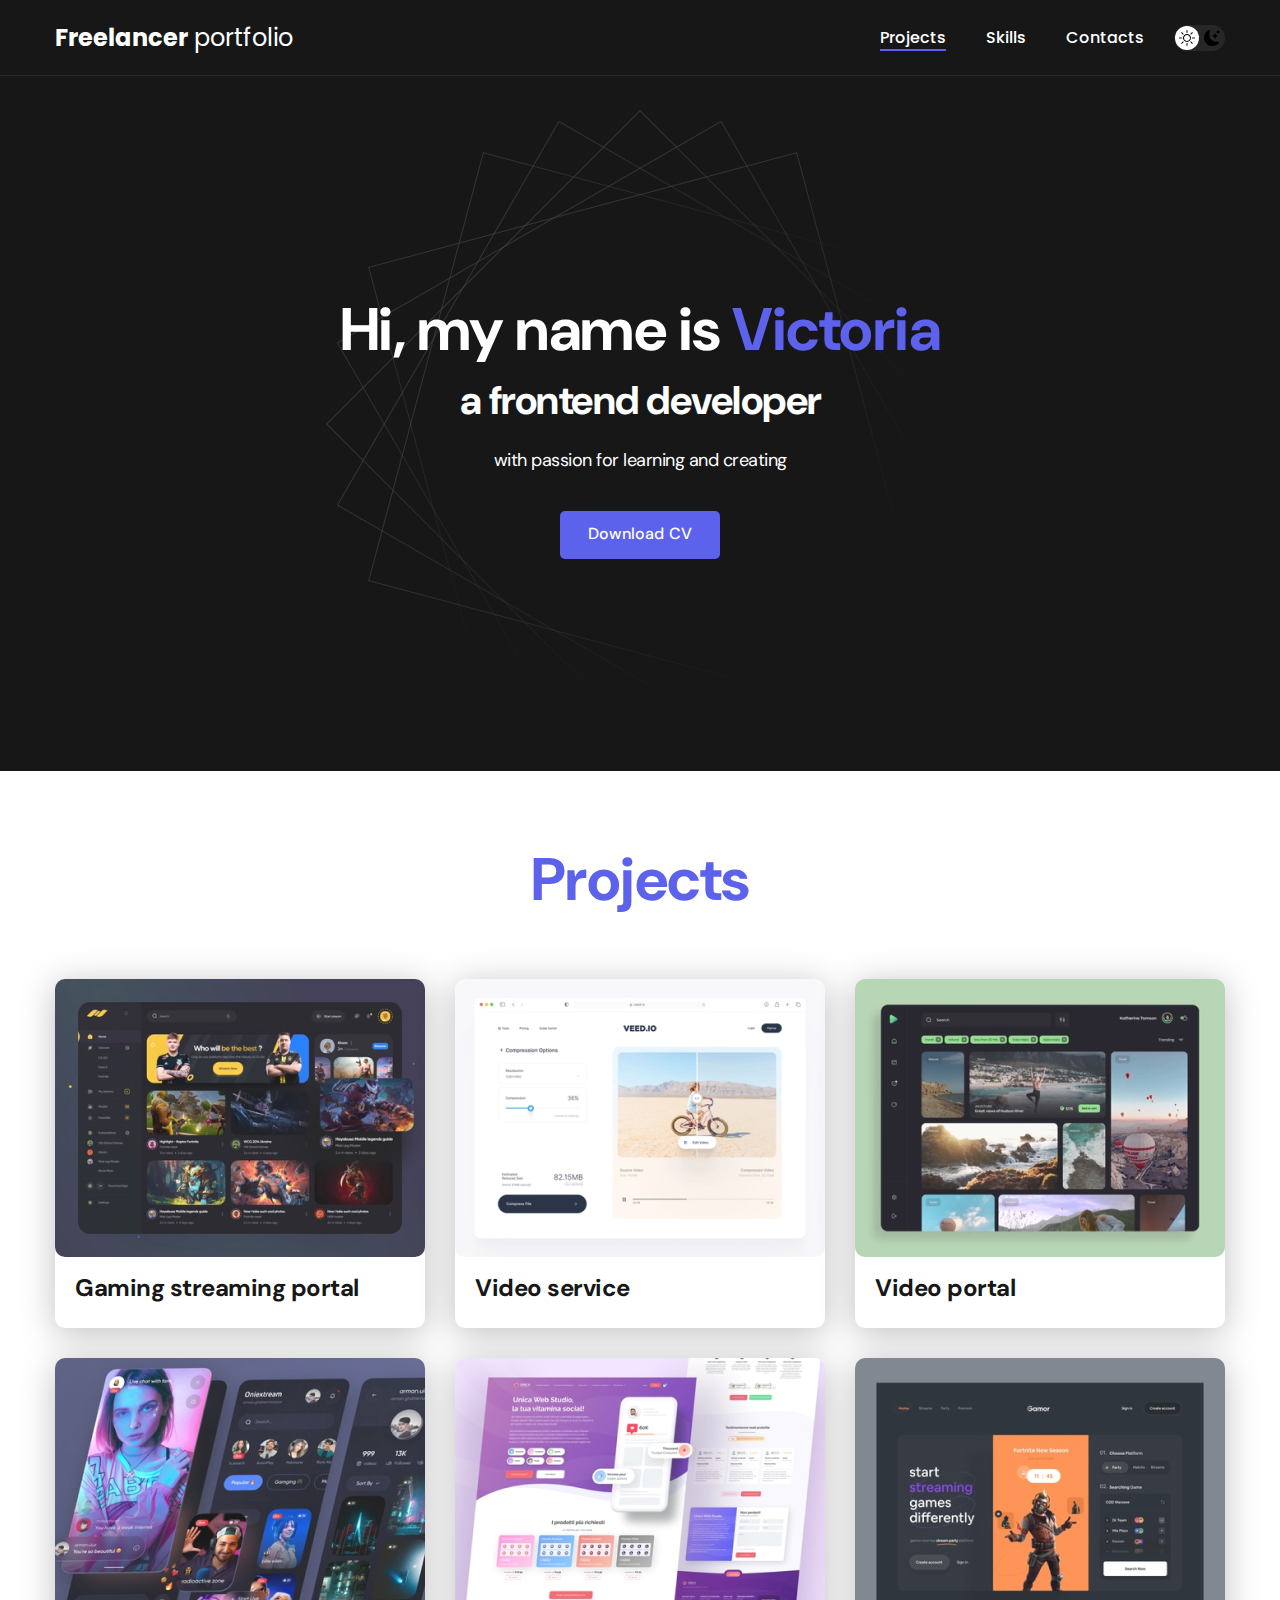
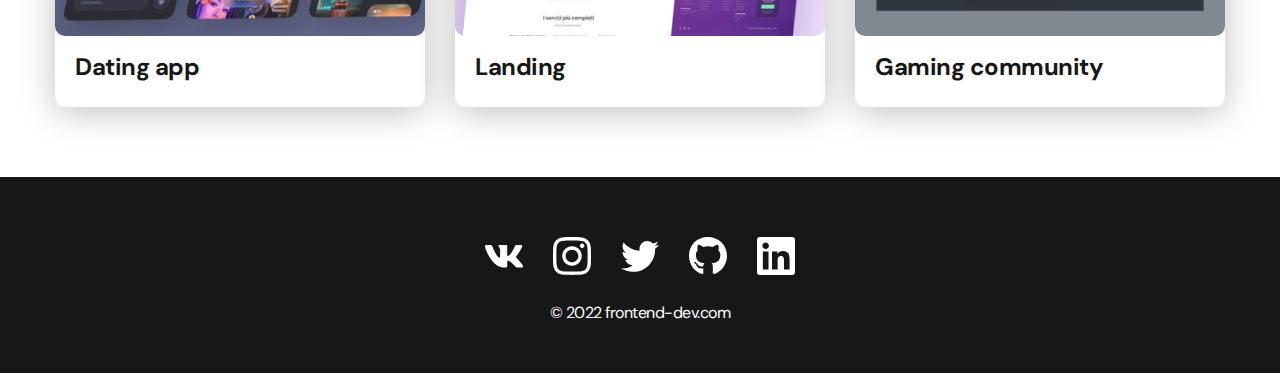
<file: index.html>
<!DOCTYPE html>
<html lang="en">

<head>
    <meta charset="UTF-8">
    <meta name="viewport" content="width=device-width, initial-scale=1.0">
    <title>Freelancer portfolio</title>
    <link rel="stylesheet" href="sourse/static/styles/main.css">
</head>

<body>
    <nav class="nav">
        <div class="container">
            <div class="nav-row">
                <a href="index.html" class="logo"><strong>Freelancer</strong> portfolio</a>

                <button class="dark-mode-btn">
                    <img src="sourse/static/images/icons/Sun.svg" alt="Light mode" class="dark-mode-btn__icon">
                    <img src="sourse/static/images/icons/Moon.svg" alt="Dark mode" class="dark-mode-btn__icon">
                </button>

                <ul class="nav-list">
                    <li class="nav-list__item"><a href="./index.html"
                            class="nav-list__link nav-list__link--active">Projects</a></li>
                    <li class="nav-list__item"><a href="./skills.html" class="nav-list__link">Skills</a></li>
                    <li class="nav-list__item"><a href="./contacts.html" class="nav-list__link">Contacts</a></li>
                </ul>
            </div>
        </div>
    </nav>

    <header class="header">
        <div class="header__wrapper">
            <h1 class="header__title">
                <strong>Hi, my name is <em>Victoria</em></strong><br>
                a frontend developer
            </h1>
            <div class="header__text">
                <p>with passion for learning and creating</p>
            </div>
            <a href="#!" class="btn">Download CV</a>
        </div>
    </header>

    <main class="section">
        <div class="container">
            <h2 class="title-1">Projects</h2>
            <ul class="projects">
                <li class="project">
                    <a href="./project-page.html">
                        <img src="sourse/static/images/projects/01.jpg" alt="Project 1 img" class="project__img">
                        <h3 class="project__title">Gaming streaming portal</h3>
                    </a>
                </li>
                <li class="project">
                    <a href="./project-page.html">
                        <img src="sourse/static/images/projects/02.jpg" alt="Project 2 img" class="project__img">
                        <h3 class="project__title">Video service</h3>
                    </a>
                </li>
                <li class="project">
                    <a href="./project-page.html">
                        <img src="sourse/static/images/projects/03.jpg" alt="Project 3 img" class="project__img">
                        <h3 class="project__title">Video portal</h3>
                    </a>
                </li>
                <li class="project">
                    <a href="./project-page.html">
                        <img src="sourse/static/images/projects/04.jpg" alt="Project 4 img" class="project__img">
                        <h3 class="project__title">Dating app</h3>
                    </a>
                </li>
                <li class="project">
                    <a href="./project-page.html">
                        <img src="sourse/static/images/projects/05.jpg" alt="Project 5 img" class="project__img">
                        <h3 class="project__title">Landing</h3>
                    </a>
                </li>
                <li class="project">
                    <a href="./project-page.html">
                        <img src="sourse/static/images/projects/06.jpg" alt="Project 6 img" class="project__img">
                        <h3 class="project__title">Gaming community</h3>
                    </a>
                </li>

            </ul>
        </div>
    </main>

    <footer class="footer">
        <div class="container">
            <div class="footer__wrapper">
                <ul class="social">
                    <li class="social__item">
                        <a href="#!"><img src="sourse/static/images/icons/vk.svg" alt="vk link"></a>
                    </li>
                    <li class="social__item">
                        <a href="#!"><img src="sourse/static/images/icons/instagram.svg" alt="vk link"></a>
                    </li>
                    <li class="social__item">
                        <a href="#!"><img src="sourse/static/images/icons/twitter.svg" alt="vk link"></a>
                    </li>
                    <li class="social__item">
                        <a href="#!"><img src="sourse/static/images/icons/gitHub.svg" alt="vk link"></a>
                    </li>
                    <li class="social__item">
                        <a href="#!"><img src="sourse/static/images/icons/linkedIn.svg" alt="vk link"></a>
                    </li>
                </ul>
                <div class="copyright">
                    <p>© 2022 frontend-dev.com</p>
                </div>
            </div>
        </div>
    </footer>



    <script src="js/main.js"> </script>
</body>

</html>
</file>
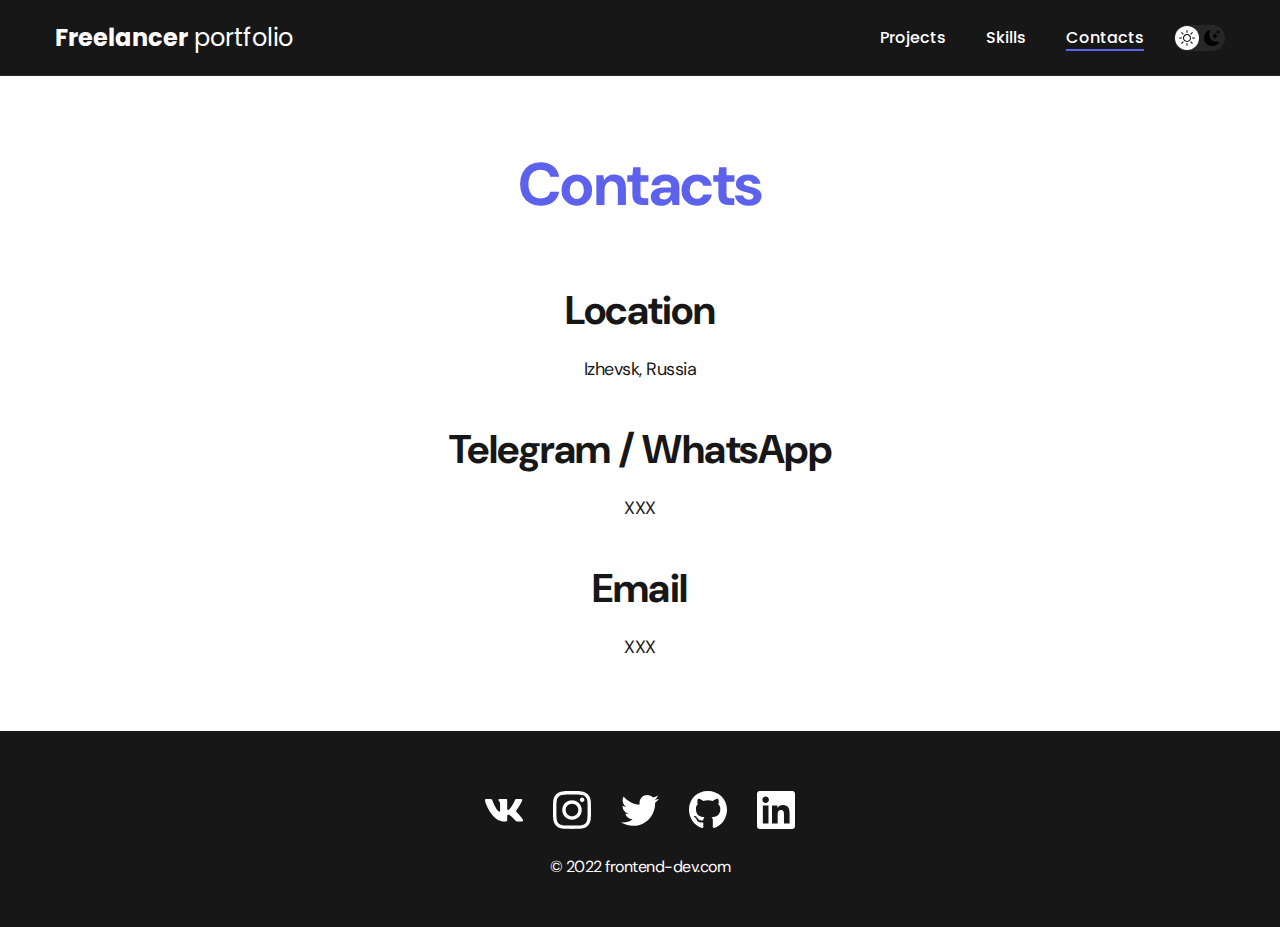
<file: contacts.html>
<!DOCTYPE html>
<html lang="en">

<head>
    <meta charset="UTF-8">
    <meta name="viewport" content="width=device-width, initial-scale=1.0">
    <title>Freelancer portfolio</title>
    <link rel="stylesheet" href="sourse/static/styles/main.css">
</head>

<body>
    <nav class="nav">
        <div class="container">
            <div class="nav-row">
                <a href="index.html" class="logo"><strong>Freelancer</strong> portfolio</a>
                
                <button class="dark-mode-btn">
                    <img src="sourse/static/images/icons/Sun.svg" alt="Light mode" class="dark-mode-btn__icon">
                    <img src="sourse/static/images/icons/Moon.svg" alt="Dark mode" class="dark-mode-btn__icon">
                </button>

                <ul class="nav-list">
                    <li class="nav-list__item"><a href="./index.html"
                            class="nav-list__link">Projects</a></li>
                    <li class="nav-list__item "><a href="./skills.html" 
                            class="nav-list__link">Skills</a></li>
                    <li class="nav-list__item"><a href="./contacts.html" 
                        class="nav-list__link nav-list__link--active">Contacts</a></li>
                </ul>
            </div>
        </div>
    </nav>


    <main class="section">
        <div class="container">
            <h1 class="title-1">Contacts</h1>

            <ul class="content-list">
                <li class="content-list__item">
                    <h2 class="title-2">Location</h2>
                    <p>Izhevsk, Russia</p>
                </li>
                <li class="content-list__item">
                    <h2 class="title-2">Telegram / WhatsApp</h2>
                    <p>XXX</p>
                </li>
                <li class="content-list__item">
                    <h2 class="title-2">Email</h2>
                    <p>XXX</p>
                </li>
            </ul>







        </div>
    </main>

    <footer class="footer">
        <div class="container">
            <div class="footer__wrapper">
                <ul class="social">
                    <li class="social__item">
                        <a href="#!"><img src="sourse/static/images/icons/vk.svg" alt="vk link"></a>
                    </li>
                    <li class="social__item">
                        <a href="#!"><img src="sourse/static/images/icons/instagram.svg" alt="vk link"></a>
                    </li>
                    <li class="social__item">
                        <a href="#!"><img src="sourse/static/images/icons/twitter.svg" alt="vk link"></a>
                    </li>
                    <li class="social__item">
                        <a href="#!"><img src="sourse/static/images/icons/gitHub.svg" alt="vk link"></a>
                    </li>
                    <li class="social__item">
                        <a href="#!"><img src="sourse/static/images/icons/linkedIn.svg" alt="vk link"></a>
                    </li>
                </ul>
                <div class="copyright">
                    <p>© 2022 frontend-dev.com</p>
                </div>
            </div>
        </div>
    </footer>




    <script src="js/main.js"> </script>
</body>

</html>
</file>
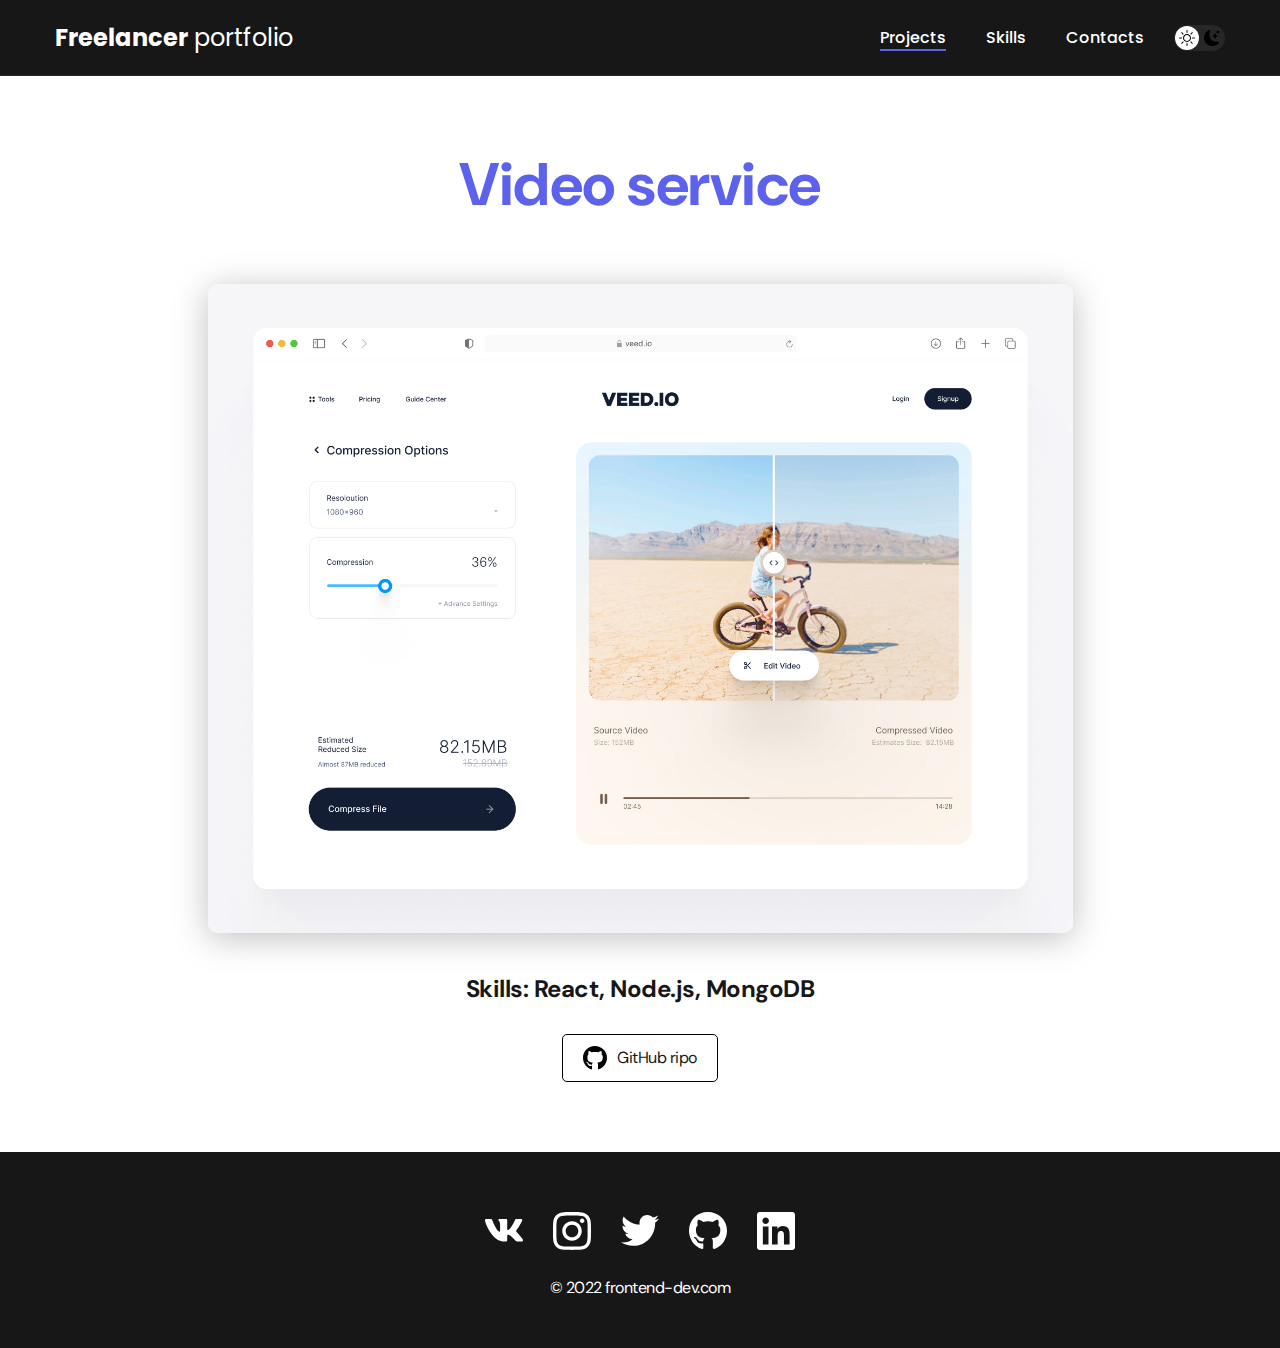
<file: project-page.html>
<!DOCTYPE html>
<html lang="en">

<head>
    <meta charset="UTF-8">
    <meta name="viewport" content="width=device-width, initial-scale=1.0">
    <title>Freelancer portfolio</title>
    <link rel="stylesheet" href="sourse/static/styles/main.css">
</head>

<body>
    <nav class="nav">
        <div class="container">
            <div class="nav-row">
                <a href="index.html" class="logo"><strong>Freelancer</strong> portfolio</a>

                <button class="dark-mode-btn">
                    <img src="sourse/static/images/icons/Sun.svg" alt="Light mode" class="dark-mode-btn__icon">
                    <img src="sourse/static/images/icons/Moon.svg" alt="Dark mode" class="dark-mode-btn__icon">
                </button>
                
                <ul class="nav-list">
                    <li class="nav-list__item"><a href="./index.html"
                            class="nav-list__link nav-list__link--active">Projects</a></li>
                    <li class="nav-list__item"><a href="./skills.html" class="nav-list__link">Skills</a></li>
                    <li class="nav-list__item"><a href="./contacts.html" class="nav-list__link">Contacts</a></li>
                </ul>
            </div>
        </div>
    </nav>


    <main class="section">
        <div class="container">

            <div class="project-details">               
                <h1 class="title-1">Video service</h1>
                <img src="sourse/static/images/projects/02-big.jpg" alt="project img" class="project-details__cover">
                <div class="project-details__desc">
                    <p>Skills: React, Node.js, MongoDB</p>
                </div>
                <a href="#!" class="btn-outline">
                    <img src="sourse/static/images/icons/gitHub-black.svg" alt="github img">
                    GitHub ripo
                </a>
            </div>
        
        </div>
    </main>

    <footer class="footer">
        <div class="container">
            <div class="footer__wrapper">
                <ul class="social">
                    <li class="social__item">
                        <a href="#!"><img src="sourse/static/images/icons/vk.svg" alt="vk link"></a>
                    </li>
                    <li class="social__item">
                        <a href="#!"><img src="sourse/static/images/icons/instagram.svg" alt="vk link"></a>
                    </li>
                    <li class="social__item">
                        <a href="#!"><img src="sourse/static/images/icons/twitter.svg" alt="vk link"></a>
                    </li>
                    <li class="social__item">
                        <a href="#!"><img src="sourse/static/images/icons/gitHub.svg" alt="vk link"></a>
                    </li>
                    <li class="social__item">
                        <a href="#!"><img src="sourse/static/images/icons/linkedIn.svg" alt="vk link"></a>
                    </li>
                </ul>
                <div class="copyright">
                    <p>© 2022 frontend-dev.com</p>
                </div>
            </div>
        </div>
    </footer>


    <script src="js/main.js"> </script>
</body>

</html>
</file>
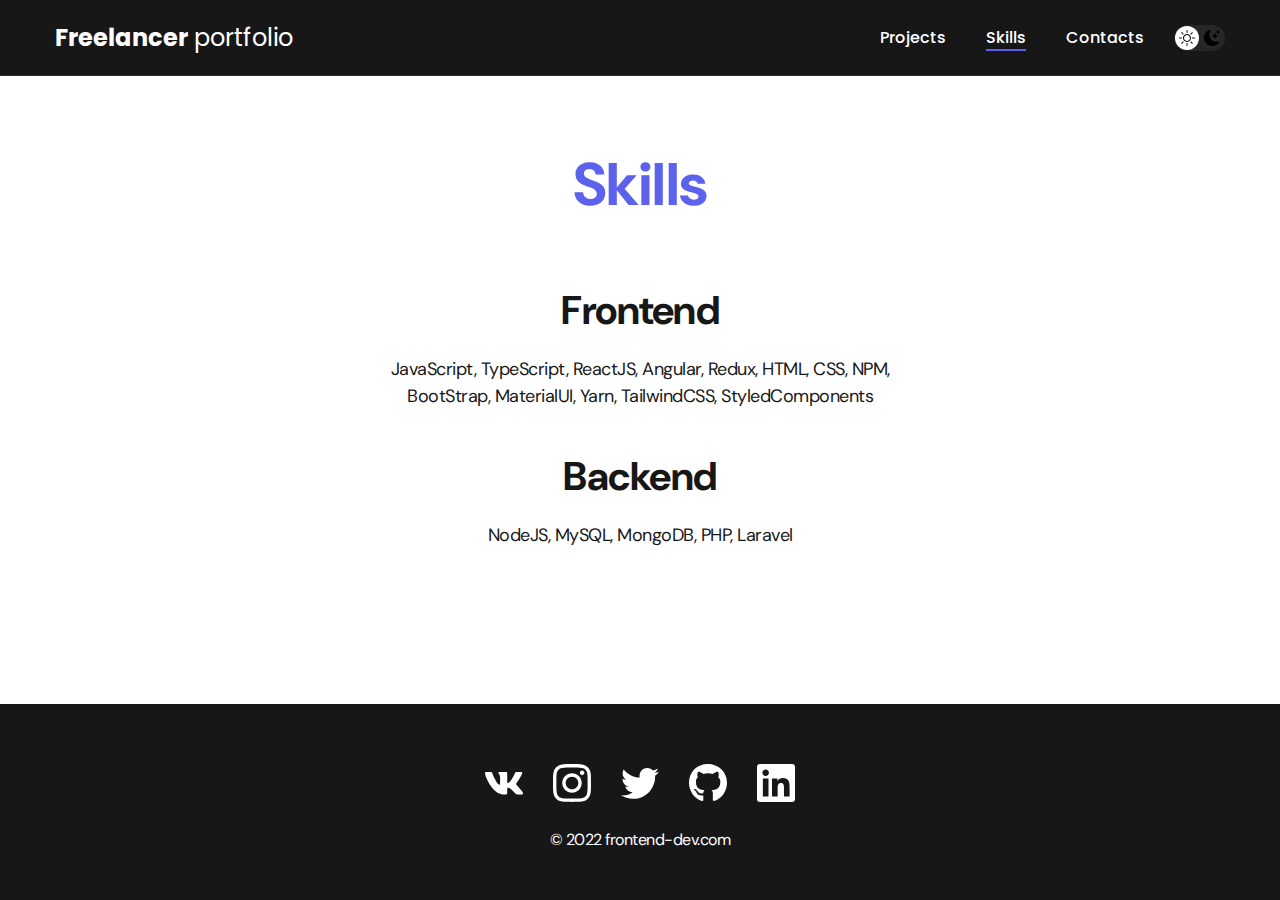
<file: skills.html>
<!DOCTYPE html>
<html lang="en">

<head>
    <meta charset="UTF-8">
    <meta name="viewport" content="width=device-width, initial-scale=1.0">
    <title>Freelancer portfolio</title>
    <link rel="stylesheet" href="sourse/static/styles/main.css">
</head>

<body>
    <nav class="nav">
        <div class="container">
            <div class="nav-row">
                <a href="index.html" class="logo"><strong>Freelancer</strong> portfolio</a>

                <button class="dark-mode-btn">
                    <img src="sourse/static/images/icons/Sun.svg" alt="Light mode" class="dark-mode-btn__icon">
                    <img src="sourse/static/images/icons/Moon.svg" alt="Dark mode" class="dark-mode-btn__icon">
                </button>
                
                <ul class="nav-list">
                    <li class="nav-list__item"><a href="./index.html"
                            class="nav-list__link">Projects</a></li>
                    <li class="nav-list__item "><a href="./skills.html" 
                            class="nav-list__link nav-list__link--active">Skills</a></li>
                    <li class="nav-list__item"><a href="./contacts.html" class="nav-list__link">Contacts</a></li>
                </ul>
            </div>
        </div>
    </nav>


    <main class="section">
        <div class="container">
            <h1 class="title-1">Skills</h1>

            <ul class="content-list">
                <li class="content-list__item">
                    <h2 class="title-2">Frontend</h2>
                    <p>JavaScript, TypeScript, ReactJS, Angular, Redux, HTML, CSS, NPM, BootStrap, MaterialUI, Yarn,
                        TailwindCSS, StyledComponents</p>
                </li>
                <li class="content-list__item">
                    <h2 class="title-2">Backend</h2>
                    <p>NodeJS, MySQL, MongoDB, PHP, Laravel</p>
                </li>
            </ul>







        </div>
    </main>

    <footer class="footer">
        <div class="container">
            <div class="footer__wrapper">
                <ul class="social">
                    <li class="social__item">
                        <a href="#!"><img src="sourse/static/images/icons/vk.svg" alt="vk link"></a>
                    </li>
                    <li class="social__item">
                        <a href="#!"><img src="sourse/static/images/icons/instagram.svg" alt="vk link"></a>
                    </li>
                    <li class="social__item">
                        <a href="#!"><img src="sourse/static/images/icons/twitter.svg" alt="vk link"></a>
                    </li>
                    <li class="social__item">
                        <a href="#!"><img src="sourse/static/images/icons/gitHub.svg" alt="vk link"></a>
                    </li>
                    <li class="social__item">
                        <a href="#!"><img src="sourse/static/images/icons/linkedIn.svg" alt="vk link"></a>
                    </li>
                </ul>
                <div class="copyright">
                    <p>© 2022 frontend-dev.com</p>
                </div>
            </div>
        </div>
    </footer>


    <script src="js/main.js"> </script>
</body>

</html>
</file>
<file: sourse/static/styles/main.css>
@import "./reset.css";
@import url('https://fonts.googleapis.com/css2?family=DM+Sans:opsz,wght@9..40,400;9..40,500;9..40,700&family=Poppins:wght@400;500;700&display=swap');

/* 
font-family: 'DM Sans', sans-serif;
font-family: 'Poppins', sans-serif; 
*/


:root {
   --blackpure: #000;
   --black: #171718;
   --black-border: #26292D;
   --white: #fff;
   --purple: #5C62EC;

   --text-color: var(--black);
   --dark-bg: var(--black);
   --dark-border: var(--black-border);
   --header-text: var(--white);
   --accent: var(--purple);


   /* Light mode */
   --page-bg: var(--white);
   --text-color: var(--black);
   

   --title-1:var(--accent);

   --project-card-bg:var(--white);

   --box-shadow: 0px 5px 35px 0px rgba(0, 0, 0, 0.25);
}

.dark{
   --page-bg: #252526;
   --text-color: var(--white);
   --title-1: var(--white);

   --project-card-bg:var(--black);

   --box-shadow: 0px 5px 35px 0px rgba(0, 0, 0, 0.8);




}

html,
body {
   display: flex;
   flex-direction: column;
   min-height: 100vh;

   font-family: 'DM Sans', sans-serif;
   letter-spacing: -0.5px;

  /* Color mode */
   background-color: var(--page-bg);
   color: var(--text-color);
}

.container {
   margin: 0 auto;
   padding: 0 15px;
   max-width: 1200px;
}

/* General */
.section {
   padding: 70px 0;
}

.title-1 {
   margin-bottom: 60px;
   font-size: 60px;
   font-weight: 700;
   line-height: 1.3;
   color: var(--title-1);

   text-align: center;
}

.title-2 {
   font-size: 40px;
   font-weight: 700;
   line-height: 1.3;
   margin-bottom: 20px;
}


/* 
Nav
 */

.nav {
   padding: 20px 0;
   border-bottom: 1px solid var(--dark-border);
   background-color: var(--dark-bg);
   color: var(--header-text);
   letter-spacing: normal;
}

.nav-row {
   display: flex;
   justify-content: flex-end;
   align-items: center;
   column-gap: 30px;
   row-gap: 20px;
   flex-wrap: wrap;
}

.logo {
   margin-right: auto;
   color: var(--header-text);
   font-size: 24px;
   font-family: 'Poppins', sans-serif;
}

.logo strong {
   font-weight: 700;
}

.nav-list {
   display: flex;
   flex-wrap: wrap;
   row-gap: 10px;
   align-items: center;
   column-gap: 40px;
   font-size: 16px;
   font-weight: 500;
   font-family: 'Poppins', sans-serif;
}


.nav-list__link {
   color: var(--header-text);

   transition: opacity 0.2s ease-in;
}

.nav-list__link:hover {
   opacity: 0.8;
}

.nav-list__link--active {
   position: relative;
}

.nav-list__link--active::before {
   content: "";

   position: absolute;
   left: 0;
   top: 100%;

   display: block;
   height: 2px;
   width: 100%;
   background-color: var(--accent);
}


/* Dark mode button */

.dark-mode-btn{
   order:9;
   display: flex;
   justify-content: space-between;
   width: 51px;
   height: 26px;
   padding: 5px;

   border-radius: 50px;
   background-color: #272727;

   position: relative;
}
.dark-mode-btn::before{
   content:"";

   position: absolute;
   top:1px;
   left:1px;

   display: block;
   width:24px;
   height: 24px;

   border-radius: 50%;
   background-color: white;

   transition: left 0.2s ease-in;
}

.dark-mode-btn--active::before{
   left:26px;
}

.dark-mode-btn__icon{
   position: relative;
   z-index:9;
}

/* Header */

.header {
   display: flex;
   justify-content: center;
   align-items: center;
   text-align: center;
   padding: 40px 0;

   background-color: var(--dark-bg);
   background-image: url("./../images/header_bg.png");
   background-repeat: no-repeat;
   background-size: auto;
   background-position: center center;

   color: var(--header-text);
   min-height: 695px;

}

.header__wrapper {
   padding: 0 15px;
   max-width: 660px;
}

.header__title {
   margin-bottom: 20px;
   font-size: 40px;
   font-weight: 700;
   line-height: 1.4;
}

.header__title strong {
   font-size: 60px;
   font-weight: 700;
}

.header__title em {
   font-style: normal;
   color: var(--accent);
}

.header__text {
   margin-bottom: 40px;
   font-size: 18px;
   line-height: 1.333;
}

.header__text p+p {
   margin-top: 0.5em;
}

/* BTN */
.btn {
   display: inline-block;
   height: 48px;
   padding: 12px 28px;

   border-radius: 5px;
   background-color: var(--accent);
   color: var(--white);
   letter-spacing: 0.15px;
   font-size: 16px;
   font-weight: 500;

   transition: opacity 0.2s ease-in;

}

.btn:hover {
   opacity: 0.8;
}

.btn:active {
   position: relative;
   top: 1px;
}

/* BTN outline */
.btn-outline {
   display: flex;
   column-gap: 10px;
   align-items: center;

   height: 48px;
   padding: 12px 20px;

   color: var(--black);
   background-color: var(--white);
   border-radius: 5px;
   border: 1px solid var(--blackpure);


   transition: opacity 0.2s ease-in;
}

.btn-outline:hover {
   opacity: 0.8;
}

.btn-outline:active {
   position: relative;
   top: 1px;
}



/* Projects */

.projects {
   display: flex;
   justify-content: center;
   flex-wrap: wrap;
   column-gap: 30px;
   row-gap: 30px;

}

.project {
   max-width: 370px;
   background-color:var(--project-card-bg);
   box-shadow: var(--box-shadow);
   border-radius: 10px;
}

.project__img {
   border-radius: 10px;
}

.project__title {
   padding: 15px 20px 25px;
   font-size: 24px;
   font-weight: 700;
   line-height: 1.3;
   color: var(--text-color);
}




/* Project details */
.project-details {
   margin: 0 auto;
   max-width: 865px;

   display: flex;
   flex-direction: column;
   align-items: center;
   text-align: center;
}

.project-details__cover {
   max-width: 100%;
   margin-bottom: 40px;
   border-radius: 10px;
   box-shadow: 0px 5px 35px 0px rgba(0, 0, 0, 0.25);
}

.project-details__desc {
   font-size: 24px;
   font-weight: 700;
   line-height: 1.3;

   margin-bottom: 30px;
}


/* Content list*/
.content-list {
   max-width: 570px;
   display: flex;
   flex-direction: column;
   align-items: center;
   text-align: center;
   row-gap: 40px;

   margin: 0 auto;
}

.content-list__item {
   font-size: 18px;
   line-height: 1.5;
}
.content-list__item p+p{
   margin-top: 0.5em;
}




/* Footer */

.footer {
   background-color: var(--dark-bg);
   padding: 60px 0 50px;
   color: var(--white);

   margin-top: auto;
}

.footer__wrapper {
   display: flex;
   flex-direction: column;
   align-items: center;
   row-gap: 27px;
}

.social {
   display: flex;
   align-items: center;
   column-gap: 30px;


}

.copyright {
   font-size: 16px;
}

.copyright p+p {
   margin-top: 0.5em;
}


@media(max-width: 620px)
{
   /* Header */
   .header{
      min-height: unset;
   }
   .header__title{
      font-size: 30px;
   }
   .header__title strong{
      font-size: 40px;
   }

   .nav-row{
      justify-content: space-between;
   }

     /* Dark mode btn */
   .dark-mode-btn{
      order:0;
   }


   /* Section */
   .section{
      padding: 70px 0;
   }
   .title-1{
      font-size: 40px;
      margin-bottom: 30px ;
   }
   .title-2{
      font-size: 30px;
      margin-bottom: 10px;
   }

   /* Projects */

   .project__title{
      font-size: 22px;
   }

   .project-details__desc{
      margin-bottom: 20px;
      font-size: 20px;

   }

   .content-list{
      row-gap: 20px;
   }
   .content-list__item{
      font-size: 16px;
   }


   /* Footer */
   .footer{
      padding: 40px 0 30px;
   }

   .footer__wrapper{
      row-gap: 20px;
   }

   /* Social */
   .social{
      column-gap: 20px;
   }
   .social__item{
      width: 28px;
   }



}
</file>
